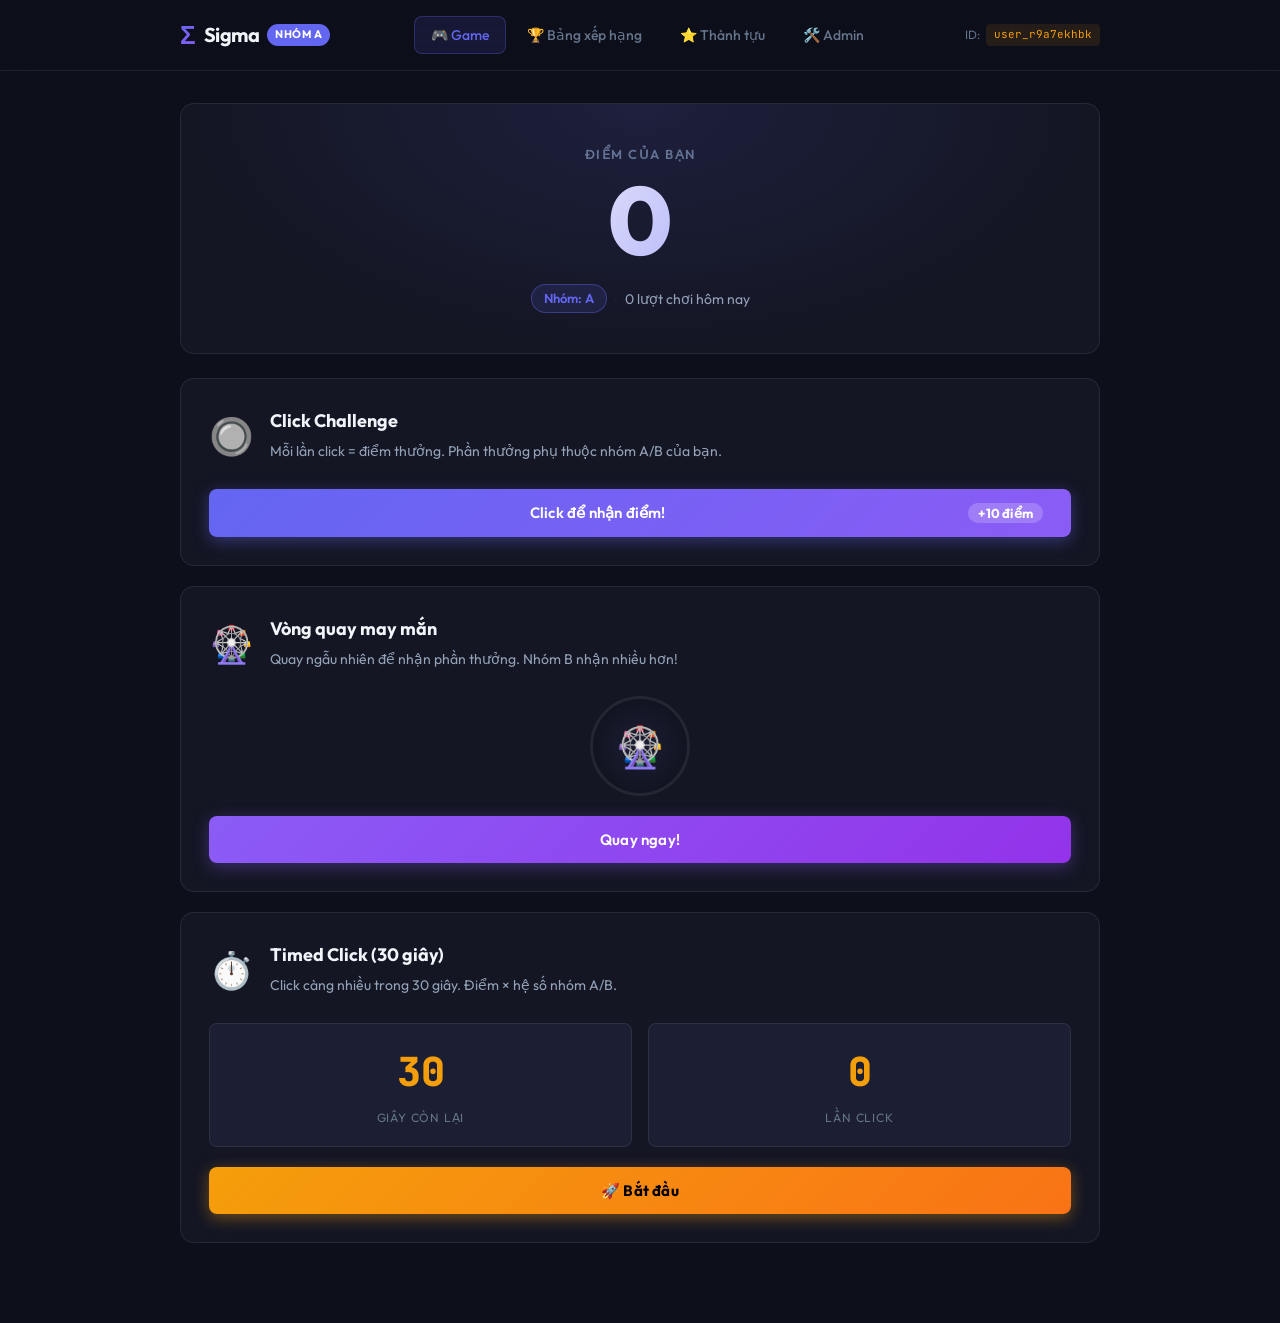
<file: frontend/index.html>
<!DOCTYPE html>
<html lang="vi">
<head>
  <meta charset="UTF-8" />
  <meta name="viewport" content="width=device-width, initial-scale=1.0" />
  <title>Sigma Research Platform</title>
  <meta name="description" content="Nền tảng nghiên cứu gamification và A/B testing — Sigma LiveOps." />
  <link rel="preconnect" href="https://fonts.googleapis.com" />
  <link rel="preconnect" href="https://fonts.gstatic.com" crossorigin />
  <link href="https://fonts.googleapis.com/css2?family=Outfit:wght@300;400;600;700;800&family=JetBrains+Mono:wght@400;600&display=swap" rel="stylesheet" />
  <link rel="stylesheet" href="style.css" />
</head>
<body>

  <!-- ===== LOADING OVERLAY ===== -->
  <div id="loading-overlay" class="loading-overlay">
    <div class="spinner"></div>
    <p>Đang kết nối hệ thống…</p>
  </div>

  <!-- ===== HEADER ===== -->
  <header class="header">
    <div class="header-inner">
      <div class="logo">
        <span class="logo-icon">Σ</span>
        <span class="logo-text">Sigma</span>
        <span class="logo-badge" id="variant-badge">—</span>
      </div>
      <nav class="nav">
        <button class="nav-btn active" data-tab="game-tab" id="navGame">🎮 Game</button>
        <button class="nav-btn" data-tab="leaderboard-tab" id="navLeaderboard">🏆 Bảng xếp hạng</button>
        <button class="nav-btn" data-tab="badges-tab" id="navBadges">⭐ Thành tựu</button>
        <a href="dashboard.html" target="_blank" class="nav-btn" style="text-decoration:none; display:flex; align-items:center;">🛠️ Admin</a>
      </nav>
      <div class="user-info">
        <span class="user-label">ID:</span>
        <code id="display-user-id">—</code>
      </div>
    </div>
  </header>

  <!-- ===== MAIN ===== -->
  <main class="main">

    <!-- ===== SCORE HERO ===== -->
    <section class="score-hero">
      <p class="score-label">Điểm của bạn</p>
      <div class="score-display" id="score-display">
        <span id="score">0</span>
      </div>
      <div class="score-meta">
        <span class="group-tag" id="group-tag">Nhóm: —</span>
        <span class="sep">·</span>
        <span id="session-plays">0 lượt chơi hôm nay</span>
      </div>
    </section>

    <!-- =====  TAB: GAME ===== -->
    <section class="tab-content active" id="game-tab">

      <!-- Mini Game 1: Click Challenge -->
      <div class="game-card" id="card-click">
        <div class="game-card-header">
          <div class="game-icon">🔘</div>
          <div>
            <h2 class="game-title">Click Challenge</h2>
            <p class="game-desc">Mỗi lần click = điểm thưởng. Phần thưởng phụ thuộc nhóm A/B của bạn.</p>
          </div>
        </div>
        <button class="btn btn-primary pulse" id="clickBtn">
          <span class="btn-label">Click để nhận điểm!</span>
          <span class="btn-reward" id="click-reward-hint">+10 điểm</span>
        </button>
      </div>

      <!-- Mini Game 2: Spin Wheel -->
      <div class="game-card" id="card-spin">
        <div class="game-card-header">
          <div class="game-icon">🎡</div>
          <div>
            <h2 class="game-title">Vòng quay may mắn</h2>
            <p class="game-desc">Quay ngẫu nhiên để nhận phần thưởng. Nhóm B nhận nhiều hơn!</p>
          </div>
        </div>
        <div class="spin-area">
          <div class="wheel-visual" id="wheel-visual">
            <span class="wheel-emoji">🎡</span>
          </div>
          <button class="btn btn-secondary" id="spinBtn">
            <span class="btn-label">Quay ngay!</span>
          </button>
        </div>
      </div>

      <!-- Mini Game 3: Timed Click -->
      <div class="game-card" id="card-timed">
        <div class="game-card-header">
          <div class="game-icon">⏱️</div>
          <div>
            <h2 class="game-title">Timed Click (30 giây)</h2>
            <p class="game-desc">Click càng nhiều trong 30 giây. Điểm × hệ số nhóm A/B.</p>
          </div>
        </div>
        <div class="timed-area">
          <div class="timed-stats">
            <div class="timed-stat">
              <span class="tstat-val" id="timed-timer">30</span>
              <span class="tstat-lbl">giây còn lại</span>
            </div>
            <div class="timed-stat">
              <span class="tstat-val" id="timed-clicks">0</span>
              <span class="tstat-lbl">lần click</span>
            </div>
          </div>
          <button class="btn btn-accent" id="timedBtn">🚀 Bắt đầu</button>
        </div>
      </div>

    </section>

    <!-- ===== TAB: LEADERBOARD ===== -->
    <section class="tab-content" id="leaderboard-tab">
      <div class="leaderboard-card">
        <div class="lb-header">
          <h2>🏆 Bảng xếp hạng Top 10</h2>
          <button class="btn btn-sm" id="refreshLbBtn">🔄 Làm mới</button>
        </div>
        <div id="leaderboard-list" class="lb-list">
          <p class="lb-empty">Đang tải…</p>
        </div>
      </div>
    </section>

    <!-- ===== TAB: BADGES ===== -->
    <section class="tab-content" id="badges-tab">
      <div class="badges-card">
        <h2>⭐ Thành tựu của bạn</h2>
        <div id="badges-list" class="badges-grid">
          <p class="lb-empty">Đang tải…</p>
        </div>
        <div class="all-achievements">
          <h3>📋 Tất cả thành tựu</h3>
          <div id="all-achievements-list" class="badges-grid"></div>
        </div>
      </div>
    </section>

  </main>

  <!-- ===== TOAST NOTIFICATION ===== -->
  <div id="toast-container" class="toast-container"></div>

  <!-- ===== MILESTONE POPUP ===== -->
  <div id="milestone-popup" class="milestone-popup hidden">
    <div class="milestone-inner">
      <div class="milestone-icon" id="milestone-icon">🎉</div>
      <h3 id="milestone-title">Milestone!</h3>
      <p id="milestone-msg"></p>
      <button class="btn btn-primary" id="milestone-close">Tuyệt vời! 🚀</button>
    </div>
  </div>

  <script src="script.js"></script>
</body>
</html>
</file>
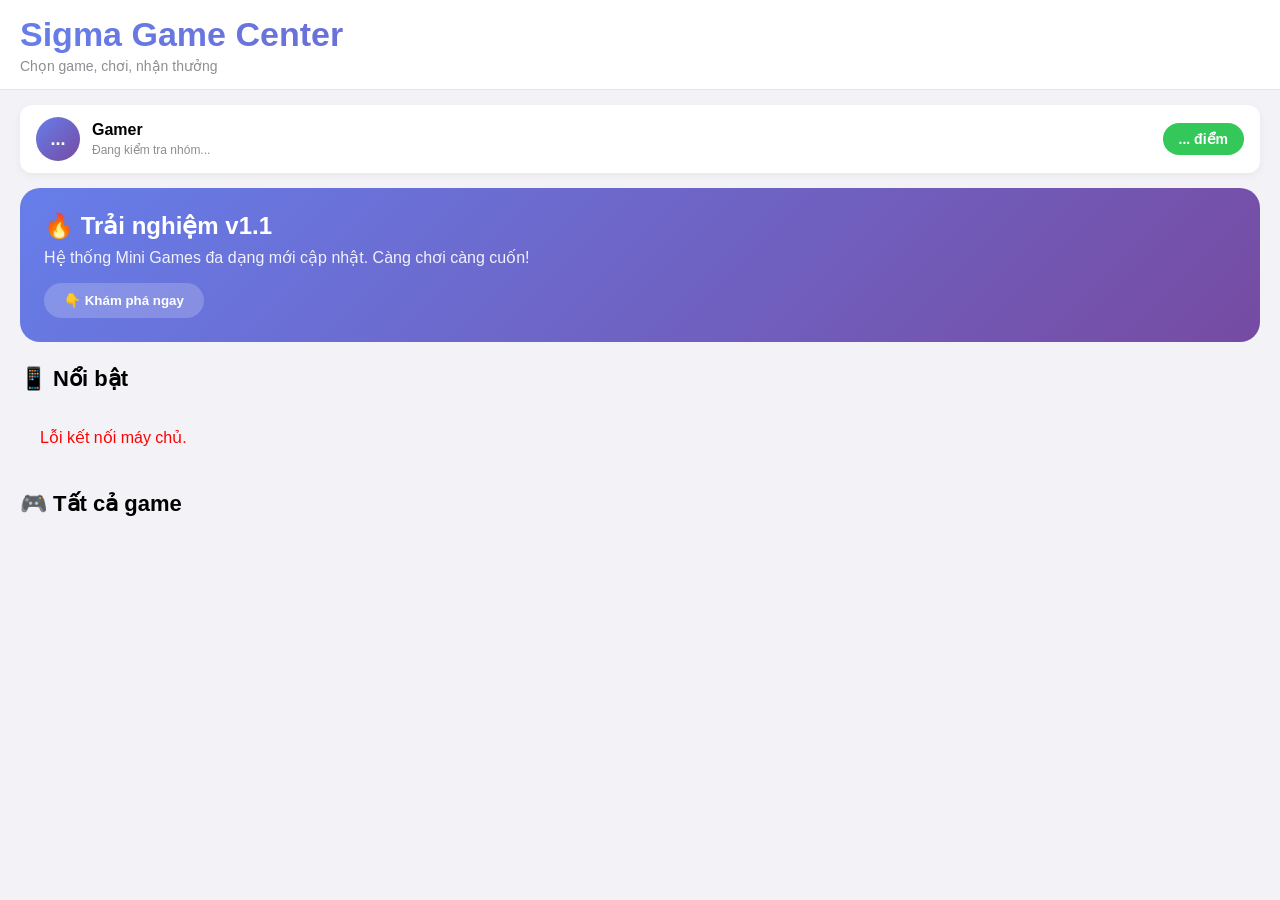
<file: frontend/appstore.html>
<!DOCTYPE html>
<html lang="vi">
<head>
    <meta charset="UTF-8">
    <meta name="viewport" content="width=device-width, initial-scale=1.0, user-scalable=no">
    <title>Sigma Game Center</title>
    <style>
        * { margin: 0; padding: 0; box-sizing: border-box; }
        
        body {
            font-family: -apple-system, BlinkMacSystemFont, 'Segoe UI', Roboto, Helvetica, Arial, sans-serif;
            background: #f2f2f7;
            padding-bottom: 80px;
        }
        
        /* Header App Store Style */
        .header {
            background: rgba(255,255,255,0.95);
            backdrop-filter: blur(10px);
            padding: 15px 20px;
            position: sticky;
            top: 0;
            z-index: 100;
            border-bottom: 0.5px solid rgba(0,0,0,0.1);
        }
        
        .header h1 {
            font-size: 34px;
            font-weight: 700;
            background: linear-gradient(135deg, #667eea 0%, #764ba2 100%);
            -webkit-background-clip: text;
            -webkit-text-fill-color: transparent;
            background-clip: text;
        }
        
        .header p {
            color: #8e8e93;
            font-size: 14px;
            margin-top: 4px;
        }
        
        /* User Bar */
        .user-bar {
            background: white;
            margin: 15px 20px;
            padding: 12px 16px;
            border-radius: 12px;
            display: flex;
            justify-content: space-between;
            align-items: center;
            box-shadow: 0 2px 8px rgba(0,0,0,0.05);
        }
        
        .user-info {
            display: flex;
            align-items: center;
            gap: 12px;
        }
        
        .avatar {
            width: 44px;
            height: 44px;
            background: linear-gradient(135deg, #667eea 0%, #764ba2 100%);
            border-radius: 50%;
            display: flex;
            align-items: center;
            justify-content: center;
            color: white;
            font-weight: bold;
            font-size: 18px;
        }
        
        .user-details h3 {
            font-size: 16px;
            margin-bottom: 4px;
        }
        
        .user-details p {
            font-size: 12px;
            color: #8e8e93;
        }
        
        .score-badge {
            background: #34c759;
            color: white;
            padding: 8px 16px;
            border-radius: 20px;
            font-weight: 600;
            font-size: 14px;
        }
        
        /* Category Section */
        .section {
            margin: 24px 20px;
        }
        
        .section-title {
            font-size: 22px;
            font-weight: 700;
            margin-bottom: 16px;
            display: flex;
            justify-content: space-between;
            align-items: baseline;
        }
        
        .section-title a {
            font-size: 14px;
            color: #667eea;
            text-decoration: none;
        }
        
        /* Game Grid (App Store Style) */
        .games-grid {
            display: grid;
            grid-template-columns: repeat(2, 1fr);
            gap: 16px;
        }
        
        .game-card {
            background: white;
            border-radius: 16px;
            overflow: hidden;
            box-shadow: 0 4px 12px rgba(0,0,0,0.08);
            transition: transform 0.2s, box-shadow 0.2s;
            cursor: pointer;
            text-decoration: none;
            color: inherit;
            display: flex;
            flex-direction: column;
        }
        
        .game-card:hover {
            transform: translateY(-4px);
            box-shadow: 0 8px 20px rgba(0,0,0,0.12);
        }
        
        .game-thumb {
            width: 100%;
            aspect-ratio: 1;
            object-fit: cover;
            background: linear-gradient(135deg, #667eea 0%, #764ba2 100%);
        }
        
        .game-info {
            padding: 12px;
            flex: 1;
            display: flex;
            flex-direction: column;
            justify-content: space-between;
        }
        
        .game-name {
            font-weight: 600;
            font-size: 16px;
            margin-bottom: 4px;
        }
        
        .game-meta {
            display: flex;
            justify-content: space-between;
            align-items: center;
            margin-top: 8px;
        }
        
        .game-rating {
            color: #ff9500;
            font-size: 12px;
        }
        
        .game-plays {
            color: #8e8e93;
            font-size: 11px;
        }
        
        /* Featured Banner */
        .featured-banner {
            background: linear-gradient(135deg, #667eea 0%, #764ba2 100%);
            margin: 0 20px 24px;
            padding: 24px;
            border-radius: 20px;
            color: white;
            position: relative;
            overflow: hidden;
        }
        
        .featured-banner h3 {
            font-size: 24px;
            margin-bottom: 8px;
        }
        
        .featured-banner p {
            opacity: 0.9;
            margin-bottom: 16px;
        }
        
        .play-button {
            background: rgba(255,255,255,0.2);
            border: none;
            padding: 10px 20px;
            border-radius: 30px;
            color: white;
            font-weight: 600;
            cursor: pointer;
            backdrop-filter: blur(10px);
        }
        
        /* Modal Game Detail */
        .modal {
            display: none;
            position: fixed;
            top: 0;
            left: 0;
            width: 100%;
            height: 100%;
            background: rgba(0,0,0,0.8);
            z-index: 1000;
            overflow-y: auto;
        }
        
        .modal-content {
            background: white;
            min-height: 100%;
            border-radius: 20px 20px 0 0;
            animation: slideUp 0.3s ease;
        }
        
        @keyframes slideUp {
            from { transform: translateY(100%); }
            to { transform: translateY(0); }
        }
        
        .modal-header {
            position: relative;
            height: 150px;
            background-size: cover;
            background-position: center;
            background-color: #667eea;
        }
        
        .close-modal {
            position: absolute;
            top: 20px;
            right: 20px;
            background: rgba(0,0,0,0.5);
            border: none;
            width: 40px;
            height: 40px;
            border-radius: 50%;
            color: white;
            font-size: 24px;
            cursor: pointer;
            backdrop-filter: blur(5px);
        }
        
        .modal-body {
            padding: 24px;
        }
        
        .play-action {
            margin-top: 20px;
            background: #667eea;
            color: white;
            border: none;
            width: 100%;
            padding: 15px;
            border-radius: 12px;
            font-size: 18px;
            font-weight: bold;
            cursor: pointer;
        }
        
        /* Loading & Skeleton */
        .loading {
            text-align: center;
            padding: 40px;
            color: #8e8e93;
            grid-column: 1 / -1;
        }
        
        .skeleton {
            background: linear-gradient(90deg, #f0f0f0 25%, #e0e0e0 50%, #f0f0f0 75%);
            background-size: 200% 100%;
            animation: loading 1.5s infinite;
        }
        
        @keyframes loading {
            0% { background-position: 200% 0; }
            100% { background-position: -200% 0; }
        }
        
        .game-card.skeleton {
            height: 200px;
            border-radius: 16px;
        }
        
        @media (max-width: 480px) {
            .games-grid {
                grid-template-columns: 1fr;
            }
            .section-title {
                font-size: 20px;
            }
        }
    </style>
</head>
<body>
    <div class="header">
        <h1>Sigma Game Center</h1>
        <p>Chọn game, chơi, nhận thưởng</p>
    </div>
    
    <div class="user-bar" id="userBar">
        <div class="user-info">
            <div class="avatar" id="avatar">...</div>
            <div class="user-details">
                <h3 id="userName">Gamer</h3>
                <p id="userGroup">Đang kiểm tra nhóm...</p>
            </div>
        </div>
        <div class="score-badge" id="userScore">... điểm</div>
    </div>
    
    <div class="featured-banner" id="featuredBanner">
        <h3>🔥 Trải nghiệm v1.1</h3>
        <p>Hệ thống Mini Games đa dạng mới cập nhật. Càng chơi càng cuốn!</p>
        <button class="play-button" onclick="scrollToGames()">👇 Khám phá ngay</button>
    </div>
    
    <div class="section" id="games-section">
        <div class="section-title">
            <span>📱 Nổi bật</span>
        </div>
        <div class="games-grid" id="featuredGames">
            <div class="loading">Đang tải game...</div>
        </div>
    </div>
    
    <div class="section">
        <div class="section-title">
            <span>🎮 Tất cả game</span>
        </div>
        <div class="games-grid" id="allGames">
            <div class="loading">Đang tải...</div>
        </div>
    </div>
    
    <!-- Modal Game Detail -->
    <div id="gameModal" class="modal">
        <div class="modal-content">
            <div class="modal-header" id="modalHeader">
                <button class="close-modal" onclick="closeModal()">×</button>
            </div>
            <div class="modal-body" id="modalBody">
                <h2 id="modalTitle">Tên Game</h2>
                <p id="modalDesc" style="margin-top: 10px; color: #555; line-height: 1.5;"></p>
                
                <div style="margin-top:20px;">
                    <button class="play-action" id="btnPlayNow">▶ Chơi Ngay</button>
                </div>
            </div>
        </div>
    </div>

    <script>
        // ======= SERVICE WORKER REGISTRATION =======
        if ('serviceWorker' in navigator) {
            navigator.serviceWorker.register('sw.js')
                .then(() => console.log('Service Worker Registered'))
                .catch(err => console.error('SW Error:', err));
        }

        const API_URL = 'https://script.google.com/macros/s/AKfycbzwvvzvkdjiNyE_Bb05A-UExtYyEF2dD1YPUkkyEfM4YVQi3ypRJqaqLnvUoPfS90y8/exec';
        let userId = localStorage.getItem('sigma_user_id');
        let userVariant = 'A';
        let gamesData = [];
        
        if (!userId) {
            userId = 'user_' + Math.random().toString(36).substr(2, 8);
            localStorage.setItem('sigma_user_id', userId);
        }

        // ======= SIGMA CACHE =======
        class SigmaCache {
            constructor(ttl = 60000) { this.ttl = ttl; }
            get(key) {
                const cached = localStorage.getItem(`sigma_cache_${key}`);
                if (!cached) return null;
                const { value, timestamp } = JSON.parse(cached);
                if (Date.now() - timestamp > this.ttl) {
                    localStorage.removeItem(`sigma_cache_${key}`);
                    return null;
                }
                return value;
            }
            set(key, value) {
                localStorage.setItem(`sigma_cache_${key}`, JSON.stringify({ value, timestamp: Date.now() }));
            }
        }
        const cache = new SigmaCache();
        
        async function init() {
            showSkeleton();
            await loadInitialData();
        }
        
        function showSkeleton() {
            const skelHTML = `
                <div class="game-card skeleton"></div>
                <div class="game-card skeleton"></div>
                <div class="game-card skeleton"></div>
                <div class="game-card skeleton"></div>
            `;
            document.getElementById('featuredGames').innerHTML = skelHTML;
            document.getElementById('allGames').innerHTML = skelHTML;
        }

        async function loadInitialData() {
            try {
                // Check cache first
                const cacheData = cache.get('initialData');
                if (cacheData) {
                    applyInitialData(cacheData);
                    return;
                }

                const response = await fetch(`${API_URL}?action=getInitialData&user_id=${userId}`);
                const data = await response.json();
                
                if(data.status === 'success') {
                    cache.set('initialData', data);
                    applyInitialData(data);
                } else { throw new Error('API Error'); }
            } catch (error) {
                console.error('Lỗi load initial data:', error);
                document.getElementById('featuredGames').innerHTML = '<p style="color:red; padding:20px;">Lỗi kết nối máy chủ.</p>';
                document.getElementById('allGames').innerHTML = '';
            }
        }

        function applyInitialData(data) {
            userVariant = data.userGroup || 'A';
            document.getElementById('userGroup').innerHTML = `Nhóm ${userVariant}`;
            document.getElementById('avatar').innerHTML = userVariant;
            document.getElementById('userScore').innerHTML = `${data.userScore || 0} điểm`;
            document.getElementById('userName').innerHTML = `Gamer_${userId.slice(-4)}`;
            
            gamesData = data.games || [];
            renderGames();
        }
        
        function getGameCardHTML(game) {
            const thumb = game.thumbnail_url || 'https://via.placeholder.com/150';
            const playsStr = Math.floor(Math.random()*1000 + 100); // mock data lượt chơi
            return `
                <div class="game-card" onclick="openGameModal('${game.game_id}')">
                    <img src="${thumb}" alt="${game.game_name}" class="game-thumb" onerror="this.src='https://via.placeholder.com/150'">
                    <div class="game-info">
                        <div class="game-name">${game.game_name}</div>
                        <div class="game-meta">
                            <span class="game-rating">★ 4.${Math.floor(Math.random()*9)}</span>
                            <span class="game-plays">${playsStr} lượt</span>
                        </div>
                    </div>
                </div>
            `;
        }

        function renderGames() {
            if (!gamesData || gamesData.length === 0 || gamesData.status === 'error') {
                document.getElementById('featuredGames').innerHTML = '<p style="padding:20px;">Chưa có game nào đang mở.</p>';
                document.getElementById('allGames').innerHTML = '';
                return;
            }
            
            const activeGames = gamesData.filter(g => g.is_active);
            const featured = activeGames.slice(0, 2);
            const all = activeGames;
            
            document.getElementById('featuredGames').innerHTML = featured.map(g => getGameCardHTML(g)).join('');
            document.getElementById('allGames').innerHTML = all.map(g => getGameCardHTML(g)).join('');
        }
        
        function openGameModal(gameId) {
            const game = gamesData.find(g => g.game_id === gameId);
            if(!game) return;
            
            document.getElementById('modalTitle').textContent = game.game_name;
            document.getElementById('modalDesc').textContent = game.description || 'Không có mô tả.';
            document.getElementById('modalHeader').style.backgroundImage = `url('${game.thumbnail_url || ''}')`;
            
            document.getElementById('btnPlayNow').onclick = () => {
                alert(`Game [${game.game_name}] logic sẽ được tải iframe hoặc view game tại đây!`);
                // Trong thực tế, có thể window.location.href = `game.html?id=${gameId}`; 
                // hoặc embed iframe
            };
            
            document.getElementById('gameModal').style.display = 'block';
        }
        
        function closeModal() {
            document.getElementById('gameModal').style.display = 'none';
        }
        
        function scrollToGames() {
            document.getElementById('games-section').scrollIntoView({ behavior: 'smooth' });
        }
        
        document.addEventListener('DOMContentLoaded', init);
    </script>
</body>
</html>
</file>
<file: frontend/style.css>
/* ============================================================
   SIGMA RESEARCH PLATFORM — Design System
   ============================================================ */

/* ===== RESET & ROOT ===== */
*, *::before, *::after { box-sizing: border-box; margin: 0; padding: 0; }

:root {
  /* Colors */
  --c-bg:          #0d0f1a;
  --c-surface:     #141624;
  --c-surface2:    #1c1f33;
  --c-border:      rgba(255,255,255,0.08);
  --c-border-glow: rgba(99,102,241,0.4);

  --c-primary:     #6366f1;   /* indigo */
  --c-primary-h:   #818cf8;
  --c-accent:      #f59e0b;   /* amber */
  --c-accent-h:    #fcd34d;
  --c-success:     #10b981;
  --c-danger:      #ef4444;
  --c-secondary:   #8b5cf6;   /* violet */

  --c-text:        #f1f5f9;
  --c-text-muted:  #64748b;
  --c-text-sub:    #94a3b8;

  /* Group A/B colors — overridden by JS after config fetch */
  --c-group:       #6366f1;

  /* Typography */
  --font-main:  'Outfit', sans-serif;
  --font-mono:  'JetBrains Mono', monospace;

  /* Spacing */
  --radius:    14px;
  --radius-sm: 8px;
  --gap:       20px;

  /* Shadows */
  --shadow:    0 4px 24px rgba(0,0,0,0.5);
  --glow:      0 0 20px rgba(99,102,241,0.25);
}

html { scroll-behavior: smooth; }

body {
  font-family: var(--font-main);
  background:  var(--c-bg);
  color:        var(--c-text);
  min-height:   100vh;
  line-height:  1.6;
  overflow-x:   hidden;
}

/* ===== LOADING OVERLAY ===== */
.loading-overlay {
  position: fixed; inset: 0; z-index: 9999;
  background: var(--c-bg);
  display: flex; flex-direction: column;
  align-items: center; justify-content: center;
  gap: 16px;
  transition: opacity 0.5s ease;
}
.loading-overlay.hidden { opacity: 0; pointer-events: none; }

.spinner {
  width: 48px; height: 48px;
  border: 4px solid var(--c-border);
  border-top-color: var(--c-primary);
  border-radius: 50%;
  animation: spin 0.8s linear infinite;
}
@keyframes spin { to { transform: rotate(360deg); } }

/* ===== HEADER ===== */
.header {
  position: sticky; top: 0; z-index: 100;
  background: rgba(13,15,26,0.85);
  backdrop-filter: blur(16px);
  border-bottom: 1px solid var(--c-border);
}
.header-inner {
  max-width: 960px; margin: 0 auto;
  padding: 14px 20px;
  display: flex; align-items: center; gap: 16px; flex-wrap: wrap;
}

.logo { display: flex; align-items: center; gap: 8px; }
.logo-icon {
  font-size: 26px; font-weight: 800;
  background: linear-gradient(135deg, var(--c-primary), var(--c-secondary));
  -webkit-background-clip: text; -webkit-text-fill-color: transparent;
}
.logo-text { font-size: 20px; font-weight: 700; letter-spacing: -0.5px; }
.logo-badge {
  font-size: 11px; font-weight: 700; padding: 2px 8px;
  background: var(--c-primary); border-radius: 100px;
  color: #fff; letter-spacing: 0.5px; text-transform: uppercase;
}

.nav { display: flex; gap: 4px; flex: 1; justify-content: center; flex-wrap: wrap; }
.nav-btn {
  background: none; border: 1px solid transparent;
  color: var(--c-text-muted); font-family: var(--font-main);
  font-size: 14px; font-weight: 500;
  padding: 7px 16px; border-radius: var(--radius-sm);
  cursor: pointer; transition: all 0.2s ease;
}
.nav-btn:hover { color: var(--c-text); background: var(--c-surface2); }
.nav-btn.active {
  color: var(--c-primary); background: rgba(99,102,241,0.12);
  border-color: rgba(99,102,241,0.3);
}

.user-info { display: flex; align-items: center; gap: 6px; }
.user-label { font-size: 12px; color: var(--c-text-muted); }
.user-info code {
  font-family: var(--font-mono); font-size: 11px;
  color: var(--c-accent); background: rgba(245,158,11,0.1);
  padding: 2px 8px; border-radius: 4px;
}

/* ===== MAIN LAYOUT ===== */
.main {
  max-width: 960px; margin: 0 auto;
  padding: 32px 20px 80px;
  display: flex; flex-direction: column; gap: 24px;
}

/* ===== SCORE HERO ===== */
.score-hero {
  text-align: center;
  padding: 40px 24px;
  background: var(--c-surface);
  border: 1px solid var(--c-border);
  border-radius: var(--radius);
  position: relative; overflow: hidden;
}
.score-hero::before {
  content: '';
  position: absolute; inset: 0;
  background: radial-gradient(ellipse at 50% 0%, rgba(99,102,241,0.12) 0%, transparent 70%);
  pointer-events: none;
}
.score-label {
  font-size: 13px; font-weight: 600; text-transform: uppercase;
  letter-spacing: 1.5px; color: var(--c-text-muted); margin-bottom: 8px;
}
.score-display {
  font-size: clamp(56px, 10vw, 96px);
  font-weight: 800; line-height: 1;
  background: linear-gradient(135deg, #fff 30%, var(--c-primary));
  -webkit-background-clip: text; -webkit-text-fill-color: transparent;
  margin: 8px 0 16px;
  transition: transform 0.1s ease;
}
.score-display.bump { transform: scale(1.06); }
.score-meta {
  display: flex; align-items: center; justify-content: center; gap: 8px;
  font-size: 14px; color: var(--c-text-sub);
}
.group-tag {
  background: rgba(99,102,241,0.15);
  border: 1px solid rgba(99,102,241,0.3);
  color: var(--c-primary);
  padding: 3px 12px; border-radius: 100px;
  font-size: 13px; font-weight: 600;
}
.sep { color: var(--c-border); }

/* ===== TAB CONTENT ===== */
.tab-content { display: none; }
.tab-content.active { display: flex; flex-direction: column; gap: var(--gap); animation: fadeIn 0.3s ease; }
@keyframes fadeIn { from { opacity: 0; transform: translateY(8px); } to { opacity: 1; transform: translateY(0); } }

/* ===== GAME CARD ===== */
.game-card {
  background: var(--c-surface);
  border: 1px solid var(--c-border);
  border-radius: var(--radius);
  padding: 28px;
  transition: border-color 0.2s ease, box-shadow 0.2s ease;
}
.game-card:hover {
  border-color: var(--c-border-glow);
  box-shadow: var(--glow);
}
.game-card-header {
  display: flex; align-items: flex-start; gap: 16px; margin-bottom: 24px;
}
.game-icon { font-size: 36px; flex-shrink: 0; }
.game-title { font-size: 18px; font-weight: 700; margin-bottom: 4px; }
.game-desc  { font-size: 14px; color: var(--c-text-sub); }

/* ===== BUTTONS ===== */
.btn {
  display: inline-flex; align-items: center; justify-content: center;
  gap: 10px; border: none; border-radius: var(--radius-sm);
  font-family: var(--font-main); font-weight: 600; cursor: pointer;
  transition: all 0.2s ease; padding: 14px 28px; font-size: 15px;
  letter-spacing: 0.2px;
}
.btn:active { transform: scale(0.97); }

.btn-primary {
  background: linear-gradient(135deg, var(--c-primary), var(--c-secondary));
  color: #fff; box-shadow: 0 4px 16px rgba(99,102,241,0.4);
  width: 100%;
}
.btn-primary:hover { box-shadow: 0 6px 24px rgba(99,102,241,0.6); filter: brightness(1.1); }

.btn-secondary {
  background: linear-gradient(135deg, var(--c-secondary), #9333ea);
  color: #fff; box-shadow: 0 4px 16px rgba(139,92,246,0.35);
  width: 100%;
}
.btn-secondary:hover { filter: brightness(1.1); }

.btn-accent {
  background: linear-gradient(135deg, var(--c-accent), #f97316);
  color: #000; box-shadow: 0 4px 16px rgba(245,158,11,0.4);
  font-weight: 700; width: 100%;
}
.btn-accent:hover { filter: brightness(1.1); }

.btn-sm { padding: 8px 14px; font-size: 13px; background: var(--c-surface2); color: var(--c-text); border: 1px solid var(--c-border); }
.btn-sm:hover { background: var(--c-border); }

.btn-label { flex: 1; }
.btn-reward {
  background: rgba(255,255,255,0.2);
  padding: 2px 10px; border-radius: 100px; font-size: 13px; font-weight: 700;
}

.pulse { animation: pulseGlow 2.5s ease-in-out infinite; }
@keyframes pulseGlow {
  0%, 100% { box-shadow: 0 4px 16px rgba(99,102,241,0.4); }
  50%       { box-shadow: 0 4px 32px rgba(99,102,241,0.8); }
}

/* ===== SPIN AREA ===== */
.spin-area {
  display: flex; flex-direction: column; align-items: center; gap: 20px;
}
.wheel-visual {
  width: 100px; height: 100px;
  background: radial-gradient(circle, var(--c-surface2), var(--c-bg));
  border: 3px solid var(--c-border);
  border-radius: 50%; display: flex; align-items: center; justify-content: center;
  font-size: 40px;
  transition: transform 0.8s cubic-bezier(0.25, 0.46, 0.45, 0.94);
}
.wheel-visual.spinning { animation: spinWheel 0.8s ease-out; }
@keyframes spinWheel { to { transform: rotate(720deg); } }

/* ===== TIMED CLICK ===== */
.timed-area {
  display: flex; flex-direction: column; gap: 20px;
}
.timed-stats {
  display: grid; grid-template-columns: 1fr 1fr; gap: 16px;
}
.timed-stat {
  background: var(--c-surface2);
  border: 1px solid var(--c-border);
  border-radius: var(--radius-sm);
  padding: 16px; text-align: center;
}
.tstat-val { display: block; font-size: 40px; font-weight: 800; font-family: var(--font-mono); color: var(--c-accent); }
.tstat-lbl { font-size: 12px; color: var(--c-text-muted); text-transform: uppercase; letter-spacing: 0.8px; }

/* ===== LEADERBOARD ===== */
.leaderboard-card {
  background: var(--c-surface); border: 1px solid var(--c-border);
  border-radius: var(--radius); padding: 28px;
}
.lb-header {
  display: flex; align-items: center; justify-content: space-between;
  margin-bottom: 24px;
}
.lb-header h2 { font-size: 18px; font-weight: 700; }
.lb-list { display: flex; flex-direction: column; gap: 10px; }
.lb-empty { color: var(--c-text-muted); font-size: 14px; }

.lb-row {
  display: flex; align-items: center; gap: 14px;
  background: var(--c-surface2); border: 1px solid var(--c-border);
  border-radius: var(--radius-sm); padding: 12px 16px;
  transition: border-color 0.2s ease;
}
.lb-row.current-user { border-color: var(--c-primary); background: rgba(99,102,241,0.08); }
.lb-row.rank-1 { border-color: #fcd34d; background: rgba(252,211,77,0.06); }
.lb-row.rank-2 { border-color: #94a3b8; background: rgba(148,163,184,0.06); }
.lb-row.rank-3 { border-color: #fb923c; background: rgba(251,146,60,0.06); }

.lb-rank { font-size: 18px; font-weight: 800; width: 36px; text-align: center; }
.lb-user { flex: 1; font-family: var(--font-mono); font-size: 13px; color: var(--c-text-sub); }
.lb-score {
  font-size: 16px; font-weight: 700;
  background: linear-gradient(135deg, var(--c-primary), var(--c-secondary));
  -webkit-background-clip: text; -webkit-text-fill-color: transparent;
}
.lb-variant {
  font-size: 11px; padding: 2px 8px; border-radius: 100px; font-weight: 600;
}
.lb-variant.A  { background: rgba(99,102,241,0.15); color: var(--c-primary); }
.lb-variant.B  { background: rgba(245,158,11,0.15); color: var(--c-accent); }
.lb-variant.control { background: var(--c-surface); color: var(--c-text-muted); }

/* ===== BADGES ===== */
.badges-card {
  background: var(--c-surface); border: 1px solid var(--c-border);
  border-radius: var(--radius); padding: 28px;
  display: flex; flex-direction: column; gap: 24px;
}
.badges-card h2 { font-size: 18px; font-weight: 700; }
.badges-card h3 { font-size: 15px; font-weight: 600; color: var(--c-text-sub); margin-bottom: 16px; }

.badges-grid { display: grid; grid-template-columns: repeat(auto-fill, minmax(160px, 1fr)); gap: 12px; }

.badge-item {
  background: var(--c-surface2); border: 1px solid var(--c-border);
  border-radius: var(--radius-sm); padding: 16px 12px;
  text-align: center; transition: all 0.2s ease;
}
.badge-item.earned {
  border-color: rgba(245,158,11,0.4);
  background: rgba(245,158,11,0.06);
  box-shadow: 0 0 12px rgba(245,158,11,0.15);
}
.badge-item.locked { opacity: 0.45; filter: grayscale(0.6); }

.badge-icon  { font-size: 36px; margin-bottom: 8px; }
.badge-name  { font-size: 13px; font-weight: 700; margin-bottom: 4px; }
.badge-desc  { font-size: 11px; color: var(--c-text-muted); }

/* ===== TOAST ===== */
.toast-container {
  position: fixed; bottom: 24px; right: 24px; z-index: 9000;
  display: flex; flex-direction: column; gap: 10px; align-items: flex-end;
}
.toast {
  background: var(--c-surface2); border: 1px solid var(--c-border);
  border-radius: var(--radius-sm); padding: 14px 18px;
  font-size: 14px; font-weight: 500; max-width: 300px;
  display: flex; align-items: center; gap: 10px;
  box-shadow: var(--shadow); animation: slideIn 0.3s ease;
}
.toast.success { border-color: var(--c-success); }
.toast.error   { border-color: var(--c-danger); }
.toast.info    { border-color: var(--c-primary); }
.toast.removing { animation: slideOut 0.3s ease forwards; }

@keyframes slideIn  { from { transform: translateX(120%); opacity: 0; } to { transform: translateX(0); opacity: 1; } }
@keyframes slideOut { from { transform: translateX(0); opacity: 1; } to { transform: translateX(120%); opacity: 0; } }

/* ===== MILESTONE POPUP ===== */
.milestone-popup {
  position: fixed; inset: 0; z-index: 9998;
  background: rgba(0,0,0,0.7); backdrop-filter: blur(8px);
  display: flex; align-items: center; justify-content: center;
  animation: fadeIn 0.3s ease;
}
.milestone-popup.hidden { display: none; }
.milestone-inner {
  background: var(--c-surface);
  border: 1px solid var(--c-border-glow);
  border-radius: 20px; padding: 48px 40px;
  text-align: center; max-width: 380px;
  box-shadow: 0 0 60px rgba(99,102,241,0.3);
}
.milestone-icon { font-size: 72px; margin-bottom: 16px; }
.milestone-inner h3 { font-size: 24px; font-weight: 800; margin-bottom: 8px; }
.milestone-inner p  { color: var(--c-text-sub); margin-bottom: 24px; }

/* ===== RESPONSIVE ===== */
@media (max-width: 640px) {
  .header-inner { padding: 12px 16px; }
  .nav-btn      { padding: 6px 12px; font-size: 13px; }
  .user-info    { display: none; }
  .main         { padding: 20px 16px 60px; }
  .score-hero   { padding: 28px 16px; }
  .game-card    { padding: 20px; }
  .milestone-inner { padding: 32px 24px; }
}
</file>
